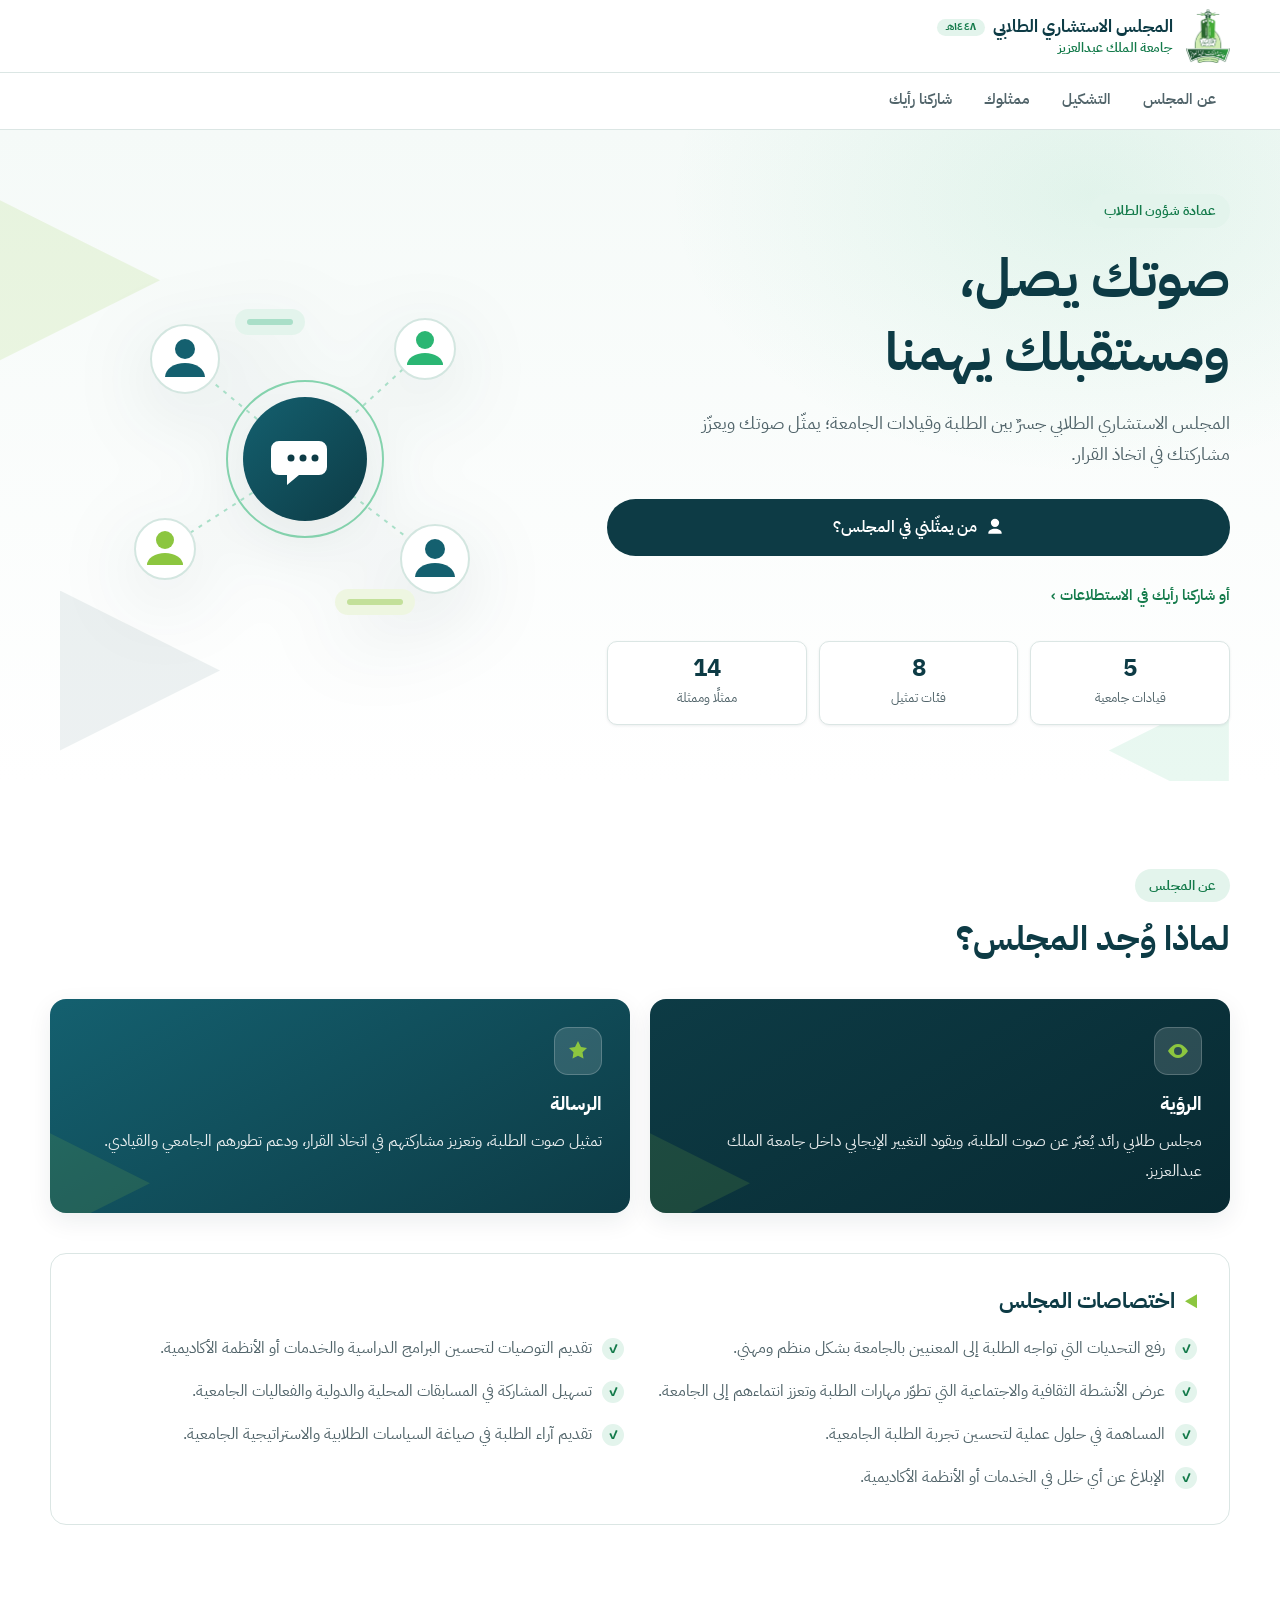
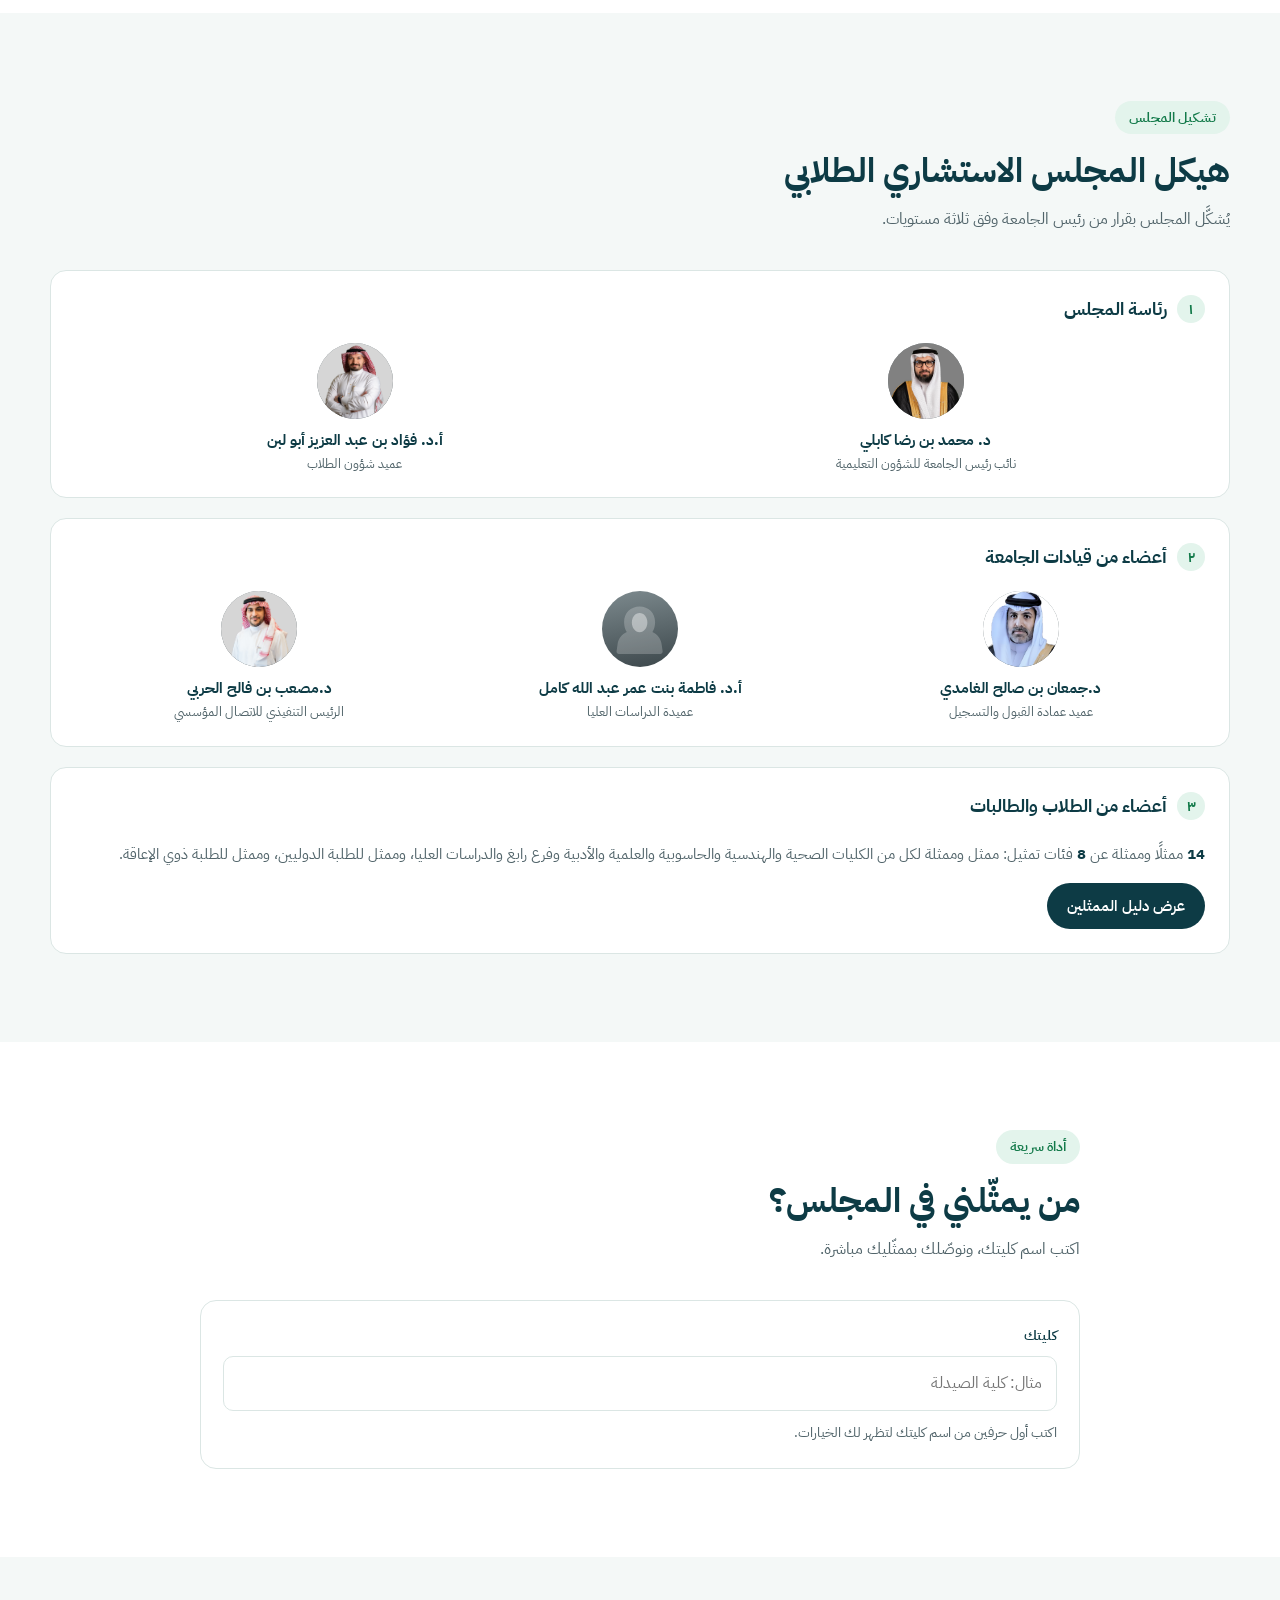
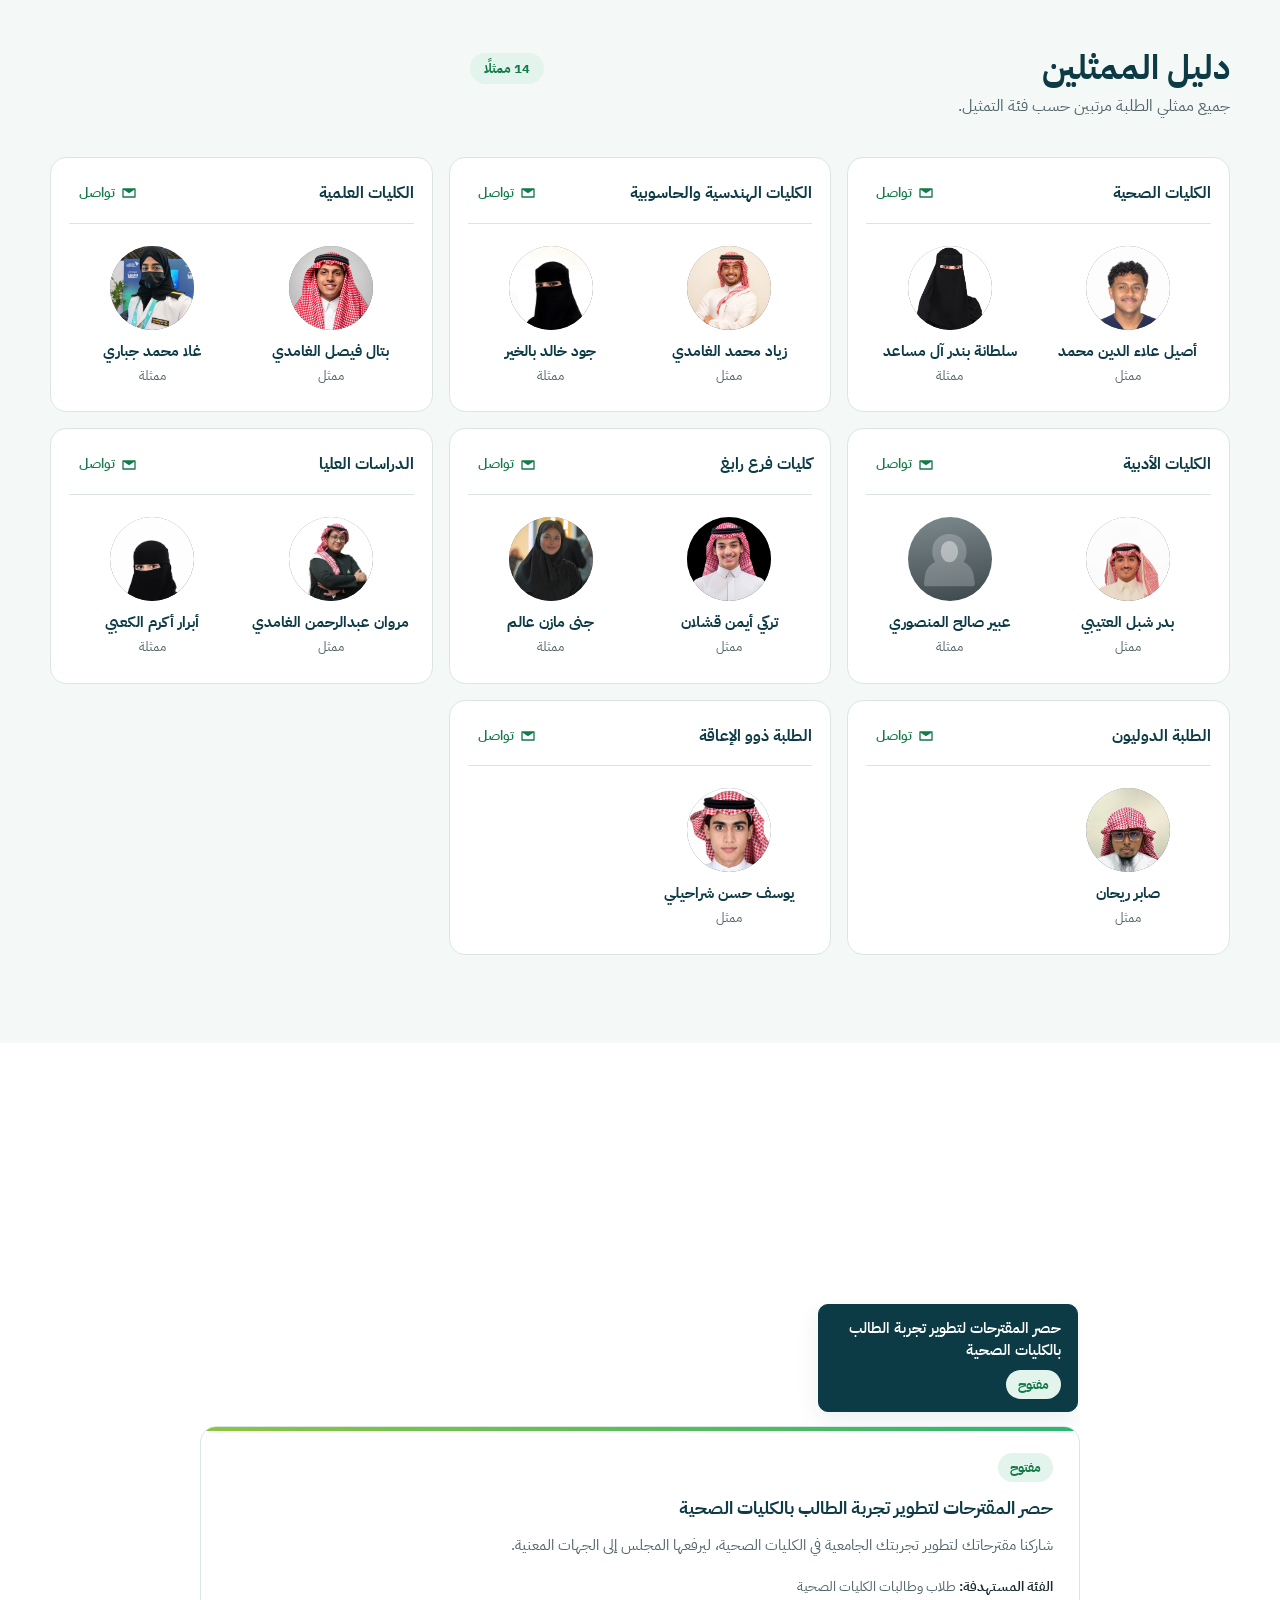
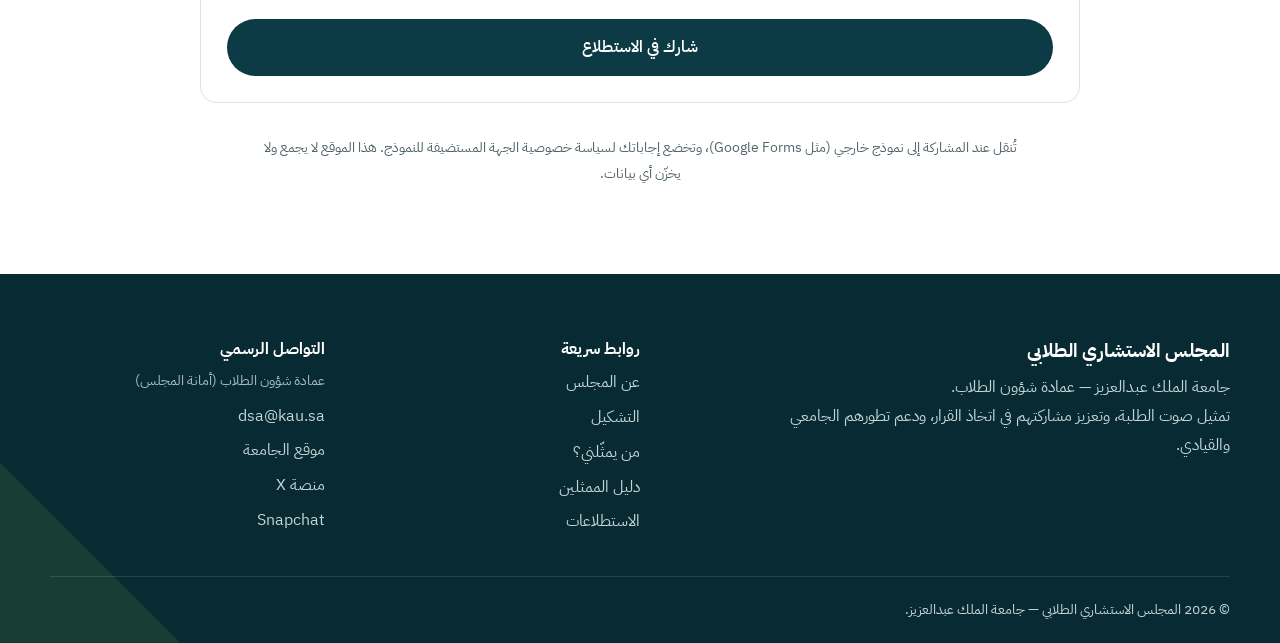
<file: index.html>
<!DOCTYPE html>
<html lang="ar" dir="rtl" class="no-js">
<head>
  <meta charset="UTF-8">
  <meta name="viewport" content="width=device-width, initial-scale=1.0, viewport-fit=cover">
  <title>المجلس الاستشاري الطلابي | جامعة الملك عبدالعزيز</title>
  <meta name="description" content="المجلس الاستشاري الطلابي بجامعة الملك عبدالعزيز: جسر للتواصل الفعّال بين الطلاب وقيادات الجامعة.">
  <meta name="theme-color" content="#0d3b45">

  <!-- الخط: IBM Plex Sans Arabic مع بدائل محلية إذا لم يتوفر الاتصال -->
  <link rel="preconnect" href="https://fonts.googleapis.com">
  <link rel="preconnect" href="https://fonts.gstatic.com" crossorigin>
  <link href="https://fonts.googleapis.com/css2?family=IBM+Plex+Sans+Arabic:wght@400;500;600;700&display=swap" rel="stylesheet">

  <link rel="stylesheet" href="style.css">
</head>
<body>

  <a class="skip-link" href="#main">تخطَّ إلى المحتوى الرئيسي</a>


  <!-- ===================== الشريط العلوي ===================== -->
  <header class="site-header" id="siteHeader">
    <div class="container header-inner">
      <a href="#home" class="brand" aria-label="المجلس الاستشاري الطلابي - الصفحة الرئيسية">
        <!-- يملؤه common.js بشعار الجامعة من COUNCIL_INFO.logo -->
        <span class="brand-mark" id="brandMark" aria-hidden="true"></span>
        <span class="brand-text">
          <strong>المجلس الاستشاري الطلابي <span class="brand-badge">١٤٤٨هـ</span></strong>
          <small>جامعة الملك عبدالعزيز</small>
        </span>
      </a>
    </div>
  </header>

  <!-- التبويبات الأربعة: تلتصق أعلى الشاشة أثناء التمرير -->
  <nav class="main-nav" id="mainNav" aria-label="التنقل الرئيسي">
    <div class="container">
      <ul>
        <li><a href="#about" class="nav-link">عن المجلس</a></li>
        <li><a href="#structure" class="nav-link">التشكيل</a></li>
        <li><a href="#represent" class="nav-link">ممثلوك</a></li>
        <li><a href="#surveys" class="nav-link">شاركنا رأيك</a></li>
      </ul>
    </div>
  </nav>

  <main id="main">

    <!-- ===================== الواجهة الافتتاحية ===================== -->
    <section class="hero" id="home">
      <div class="hero-bg" aria-hidden="true">
        <span class="tri tri-1"></span>
        <span class="tri tri-2"></span>
        <span class="tri tri-3"></span>
      </div>
      <div class="container hero-inner">
        <div class="hero-content reveal">
          <span class="eyebrow">عمادة شؤون الطلاب</span>
          <h1>صوتك يصل،<br>ومستقبلك يهمنا</h1>
          <p class="hero-lead">
            المجلس الاستشاري الطلابي جسرٌ بين الطلبة وقيادات الجامعة؛
            يمثّل صوتك ويعزّز مشاركتك في اتخاذ القرار.
          </p>
          <div class="hero-actions">
            <a href="#represent" class="btn btn-primary btn-block">
              <svg viewBox="0 0 24 24" aria-hidden="true"><path d="M12 12a5 5 0 1 0-5-5 5 5 0 0 0 5 5zm0 2c-4.4 0-8 2.2-8 5v1h16v-1c0-2.8-3.6-5-8-5z"/></svg>
              من يمثّلني في المجلس؟
            </a>
            <a href="#surveys" class="hero-link">أو شاركنا رأيك في الاستطلاعات <span aria-hidden="true">›</span></a>
          </div>

          <!-- مؤشرات مختصرة — تُحسب تلقائيًا من data.js -->
          <ul class="hero-stats" id="heroStats"></ul>
        </div>

        <!-- رسم توضيحي يرمز للحوار والتمثيل الطلابي (بدون صور خارجية) -->
        <div class="hero-visual reveal" aria-hidden="true">
          <svg viewBox="0 0 420 380" class="hero-svg">
            <defs>
              <linearGradient id="g1" x1="0" y1="0" x2="1" y2="1">
                <stop offset="0" stop-color="#14606f"/>
                <stop offset="1" stop-color="#0d3b45"/>
              </linearGradient>
            </defs>
            <g stroke="#a9dfc8" stroke-width="2" stroke-dasharray="4 6" fill="none">
              <path d="M90 90 L210 190"/>
              <path d="M330 80 L210 190"/>
              <path d="M70 280 L210 190"/>
              <path d="M340 290 L210 190"/>
            </g>
            <circle cx="210" cy="190" r="62" fill="url(#g1)"/>
            <circle cx="210" cy="190" r="78" fill="none" stroke="#2bb673" stroke-width="2" opacity=".55"/>
            <path d="M184 172h40a8 8 0 0 1 8 8v18a8 8 0 0 1-8 8h-20l-12 10v-10h-8a8 8 0 0 1-8-8v-18a8 8 0 0 1 8-8z" fill="#fff"/>
            <circle cx="196" cy="189" r="3.5" fill="#0d3b45"/>
            <circle cx="208" cy="189" r="3.5" fill="#0d3b45"/>
            <circle cx="220" cy="189" r="3.5" fill="#0d3b45"/>
            <g class="float-a"><circle cx="90" cy="90" r="34" fill="#fff" stroke="#d3e6e0" stroke-width="2"/><circle cx="90" cy="80" r="10" fill="#14606f"/><path d="M70 108a20 14 0 0 1 40 0z" fill="#14606f"/></g>
            <g class="float-b"><circle cx="330" cy="80" r="30" fill="#fff" stroke="#d3e6e0" stroke-width="2"/><circle cx="330" cy="71" r="9" fill="#2bb673"/><path d="M312 96a18 12 0 0 1 36 0z" fill="#2bb673"/></g>
            <g class="float-b"><circle cx="70" cy="280" r="30" fill="#fff" stroke="#d3e6e0" stroke-width="2"/><circle cx="70" cy="271" r="9" fill="#8cc63f"/><path d="M52 296a18 12 0 0 1 36 0z" fill="#8cc63f"/></g>
            <g class="float-a"><circle cx="340" cy="290" r="34" fill="#fff" stroke="#d3e6e0" stroke-width="2"/><circle cx="340" cy="280" r="10" fill="#14606f"/><path d="M320 308a20 14 0 0 1 40 0z" fill="#14606f"/></g>
            <rect x="140" y="40" width="70" height="26" rx="13" fill="#e3f4ec"/>
            <rect x="152" y="50" width="46" height="6" rx="3" fill="#a9dfc8"/>
            <rect x="240" y="320" width="80" height="26" rx="13" fill="#eef6e1"/>
            <rect x="252" y="330" width="56" height="6" rx="3" fill="#c3e09a"/>
          </svg>
        </div>
      </div>
    </section>

    <!-- ===================== عن المجلس ===================== -->
    <section class="section" id="about">
      <div class="container">
        <header class="section-head reveal">
          <span class="eyebrow">عن المجلس</span>
          <h2>لماذا وُجد المجلس؟</h2>
        </header>

        <div class="vm-grid">
          <article class="vm-card reveal">
            <div class="info-icon" aria-hidden="true">
              <svg viewBox="0 0 24 24"><path d="M12 5C6 5 2 12 2 12s4 7 10 7 10-7 10-7-4-7-10-7zm0 11a4 4 0 1 1 0-8 4 4 0 0 1 0 8z"/></svg>
            </div>
            <h3>الرؤية</h3>
            <p>مجلس طلابي رائد يُعبّر عن صوت الطلبة، ويقود التغيير الإيجابي داخل جامعة الملك عبدالعزيز.</p>
          </article>
          <article class="vm-card vm-card-dark reveal">
            <div class="info-icon" aria-hidden="true">
              <svg viewBox="0 0 24 24"><path d="M12 2l3 6 6 .9-4.5 4.3 1 6.3L12 16.8 6.5 19.5l1-6.3L3 8.9 9 8z"/></svg>
            </div>
            <h3>الرسالة</h3>
            <p>تمثيل صوت الطلبة، وتعزيز مشاركتهم في اتخاذ القرار، ودعم تطورهم الجامعي والقيادي.</p>
          </article>
        </div>

        <div class="panel-wide reveal">
          <h3 class="block-title">اختصاصات المجلس</h3>
          <ul class="check-list">
            <li>رفع التحديات التي تواجه الطلبة إلى المعنيين بالجامعة بشكل منظم ومهني.</li>
            <li>تقديم التوصيات لتحسين البرامج الدراسية والخدمات أو الأنظمة الأكاديمية.</li>
            <li>عرض الأنشطة الثقافية والاجتماعية التي تطوّر مهارات الطلبة وتعزز انتماءهم إلى الجامعة.</li>
            <li>تسهيل المشاركة في المسابقات المحلية والدولية والفعاليات الجامعية.</li>
            <li>المساهمة في حلول عملية لتحسين تجربة الطلبة الجامعية.</li>
            <li>تقديم آراء الطلبة في صياغة السياسات الطلابية والاستراتيجية الجامعية.</li>
            <li>الإبلاغ عن أي خلل في الخدمات أو الأنظمة الأكاديمية.</li>
          </ul>
        </div>
      </div>
    </section>

    <!-- ===================== تشكيل المجلس: ثلاثة مستويات ===================== -->
    <section class="section section-alt" id="structure">
      <div class="container">
        <header class="section-head reveal">
          <span class="eyebrow">تشكيل المجلس</span>
          <h2>هيكل المجلس الاستشاري الطلابي</h2>
          <p>يُشكَّل المجلس بقرار من رئيس الجامعة وفق ثلاثة مستويات.</p>
        </header>

        <!-- تُعبّأ المستويات تلقائيًا من LEADERSHIP في data.js -->
        <div class="levels reveal">
          <section class="level">
            <h3 class="level-title"><span class="level-num">١</span> رئاسة المجلس</h3>
            <div class="people" id="levelChair"></div>
          </section>

          <section class="level">
            <h3 class="level-title"><span class="level-num">٢</span> أعضاء من قيادات الجامعة</h3>
            <div class="people" id="levelLeaders"></div>
          </section>

          <section class="level">
            <h3 class="level-title"><span class="level-num">٣</span> أعضاء من الطلاب والطالبات</h3>
            <div class="level-summary" id="levelStudents"></div>
          </section>
        </div>
      </div>
    </section>

    <!-- ===================== من يمثّلني؟ ===================== -->
    <section class="section" id="represent">
      <div class="container narrow">
        <header class="section-head reveal">
          <span class="eyebrow">أداة سريعة</span>
          <h2>من يمثّلني في المجلس؟</h2>
          <p>اكتب اسم كليتك، ونوصّلك بممثّليك مباشرة.</p>
        </header>

        <div class="finder reveal">
          <label for="collegeInput">كليتك</label>
          <div class="finder-field">
            <input type="search" id="collegeInput" placeholder="مثال: كلية الصيدلة"
                   autocomplete="off" role="combobox" aria-expanded="false"
                   aria-controls="collegeOptions" aria-autocomplete="list">
            <button type="button" class="finder-clear" id="collegeClear" aria-label="مسح" hidden>&times;</button>
          </div>
          <ul class="finder-options" id="collegeOptions" role="listbox" aria-label="الكليات" hidden></ul>
          <p class="finder-hint" id="finderHint">اكتب أول حرفين من اسم كليتك لتظهر لك الخيارات.</p>
        </div>

        <div class="finder-results" id="finderResults" aria-live="polite"></div>
      </div>
    </section>

    <!-- ===================== دليل الممثلين ===================== -->
    <section class="section section-alt" id="directory">
      <div class="container">
        <header class="section-head reveal">
          <div class="head-row">
            <h2>دليل الممثلين</h2>
            <span class="count-pill" id="directoryCount"></span>
          </div>
          <p>جميع ممثلي الطلبة مرتبين حسب فئة التمثيل.</p>
        </header>

        <div class="directory reveal" id="directoryList"></div>
      </div>
    </section>

    <!-- ===================== الاستطلاعات ===================== -->
    <section class="section" id="surveys">
      <div class="container narrow">
        <header class="section-head reveal">
          <span class="eyebrow">المشاركة الطلابية</span>
          <h2>صوتك يصنع الفرق</h2>
          <p>اختر الاستطلاع لعرض تفاصيله والمشاركة فيه.</p>
        </header>

        <!-- شريط أفقي: كل استطلاع تبويب يحمل حالته -->
        <div class="survey-strip" id="surveyStrip" role="tablist" aria-label="الاستطلاعات"></div>
        <div class="survey-panel" id="surveyPanel"></div>

        <div class="empty-state" id="surveysEmpty" hidden>
          <p>لا توجد استطلاعات منشورة حاليًا. تابع إعلانات المجلس قريبًا.</p>
        </div>

        <p class="privacy-note">
          تُنقل عند المشاركة إلى نموذج خارجي (مثل Google Forms)، وتخضع إجاباتك لسياسة خصوصية
          الجهة المستضيفة للنموذج. هذا الموقع لا يجمع ولا يخزّن أي بيانات.
        </p>
      </div>
    </section>

  </main>

  <!-- ===================== التذييل ===================== -->
  <footer class="site-footer">
    <div class="container footer-grid">
      <div class="footer-about">
        <h3>المجلس الاستشاري الطلابي</h3>
        <p>جامعة الملك عبدالعزيز — عمادة شؤون الطلاب.<br>تمثيل صوت الطلبة، وتعزيز مشاركتهم في اتخاذ القرار، ودعم تطورهم الجامعي والقيادي.</p>
      </div>

      <div>
        <h4>روابط سريعة</h4>
        <ul class="footer-links">
          <li><a href="#about">عن المجلس</a></li>
          <li><a href="#structure">التشكيل</a></li>
          <li><a href="#represent">من يمثّلني؟</a></li>
          <li><a href="#directory">دليل الممثلين</a></li>
          <li><a href="#surveys">الاستطلاعات</a></li>
        </ul>
      </div>

      <div>
        <h4>التواصل الرسمي</h4>
        <p class="footer-small">عمادة شؤون الطلاب (أمانة المجلس)</p>
        <ul class="footer-links" id="officialContacts"></ul>
      </div>
    </div>

    <div class="container footer-bottom">
      <p>© <span id="year"></span> المجلس الاستشاري الطلابي — جامعة الملك عبدالعزيز.</p>
    </div>
  </footer>

  <!-- نافذة تنبيه عامة -->
  <div class="modal" id="modal" hidden>
    <div class="modal-backdrop" data-close></div>
    <div class="modal-box" role="dialog" aria-modal="true" aria-labelledby="modalTitle">
      <h3 id="modalTitle">تنبيه</h3>
      <p id="modalText"></p>
      <button type="button" class="btn btn-primary" data-close>حسنًا</button>
    </div>
  </div>

  <!-- نافذة مراسلة الممثل -->
  <div class="modal" id="contactModal" hidden>
    <div class="modal-backdrop" data-close></div>
    <div class="modal-box modal-contact" role="dialog" aria-modal="true" aria-labelledby="cmName">
      <button type="button" class="modal-x" data-close aria-label="إغلاق">&times;</button>
      <div class="cm-avatar" id="cmAvatar" aria-hidden="true"></div>
      <h3 id="cmName"></h3>
      <p class="cm-role" id="cmRole"></p>
      <div class="cm-email-row">
        <code id="cmEmail"></code>
        <button type="button" class="btn btn-ghost btn-sm" id="cmCopy">نسخ البريد</button>
      </div>
      <p class="cm-copied" id="cmCopied" role="status" aria-live="polite"></p>
      <div class="cm-actions" id="cmActions"></div>
    </div>
  </div>

  <a href="#home" class="back-to-top" id="backToTop" aria-label="العودة إلى الأعلى">↑</a>

  <!-- ترتيب التحميل مهم: البيانات أولًا ثم التفاعلات -->
  <script src="data.js"></script>
  <script src="common.js"></script>
  <script src="script.js"></script>
</body>
</html>
</file>
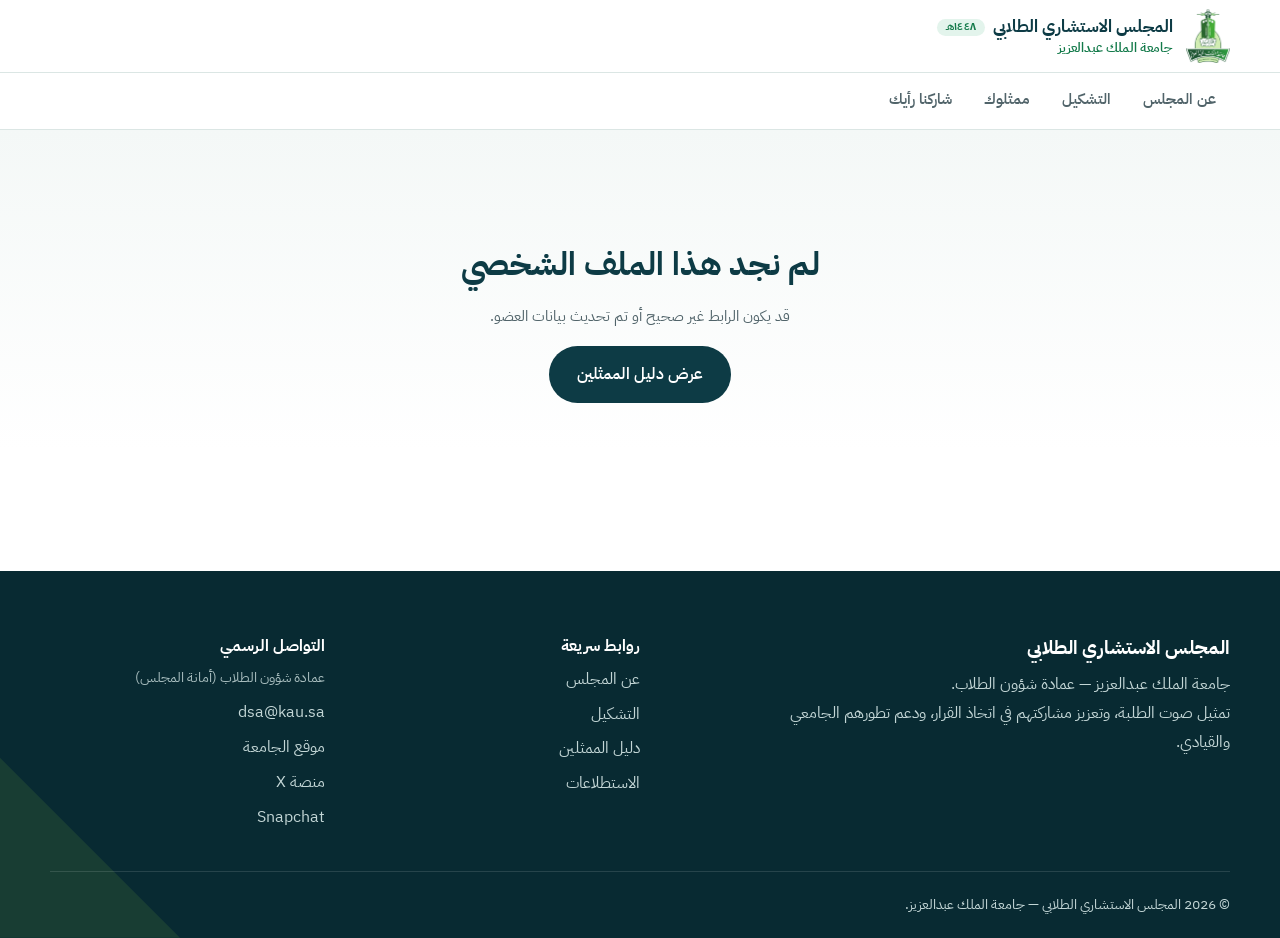
<file: profile.html>
<!DOCTYPE html>
<html lang="ar" dir="rtl" class="no-js">
<head>
  <meta charset="UTF-8">
  <meta name="viewport" content="width=device-width, initial-scale=1.0">
  <title>الملف الشخصي | المجلس الاستشاري الطلابي</title>
  <meta name="description" content="الملف الشخصي لأعضاء المجلس الاستشاري الطلابي بجامعة الملك عبدالعزيز.">
  <meta name="theme-color" content="#0d3b45">

  <!-- الخط: IBM Plex Sans Arabic مع بدائل محلية إذا لم يتوفر الاتصال -->
  <link rel="preconnect" href="https://fonts.googleapis.com">
  <link rel="preconnect" href="https://fonts.gstatic.com" crossorigin>
  <link href="https://fonts.googleapis.com/css2?family=IBM+Plex+Sans+Arabic:wght@400;500;600;700&display=swap" rel="stylesheet">

  <link rel="stylesheet" href="style.css">
</head>
<body>

  <a class="skip-link" href="#main">تخطَّ إلى المحتوى الرئيسي</a>


  <!-- ===================== الشريط العلوي ===================== -->
  <header class="site-header" id="siteHeader">
    <div class="container header-inner">
      <a href="index.html" class="brand" aria-label="المجلس الاستشاري الطلابي - الصفحة الرئيسية">
        <!-- يملؤه common.js بشعار الجامعة من COUNCIL_INFO.logo -->
        <span class="brand-mark" id="brandMark" aria-hidden="true"></span>
        <span class="brand-text">
          <strong>المجلس الاستشاري الطلابي <span class="brand-badge">١٤٤٨هـ</span></strong>
          <small>جامعة الملك عبدالعزيز</small>
        </span>
      </a>
    </div>
  </header>

  <nav class="main-nav" id="mainNav" aria-label="التنقل الرئيسي">
    <div class="container">
      <ul>
        <li><a href="index.html#about" class="nav-link">عن المجلس</a></li>
        <li><a href="index.html#structure" class="nav-link">التشكيل</a></li>
        <li><a href="index.html#represent" class="nav-link">ممثلوك</a></li>
        <li><a href="index.html#surveys" class="nav-link">شاركنا رأيك</a></li>
      </ul>
    </div>
  </nav>

  <main id="main" class="profile-page">
    <!-- يُعبّأ تلقائيًا من data.js حسب الرابط، مثال: profile.html?id=ziyad -->
    <div class="container" id="profile"></div>
  </main>

  <!-- ===================== التذييل ===================== -->
  <footer class="site-footer">
    <div class="container footer-grid">
      <div class="footer-about">
        <h3>المجلس الاستشاري الطلابي</h3>
        <p>جامعة الملك عبدالعزيز — عمادة شؤون الطلاب.<br>تمثيل صوت الطلبة، وتعزيز مشاركتهم في اتخاذ القرار، ودعم تطورهم الجامعي والقيادي.</p>
      </div>

      <div>
        <h4>روابط سريعة</h4>
        <ul class="footer-links">
          <li><a href="index.html#about">عن المجلس</a></li>
          <li><a href="index.html#structure">التشكيل</a></li>
          <li><a href="index.html#directory">دليل الممثلين</a></li>
          <li><a href="index.html#surveys">الاستطلاعات</a></li>
        </ul>
      </div>

      <div>
        <h4>التواصل الرسمي</h4>
        <p class="footer-small">عمادة شؤون الطلاب (أمانة المجلس)</p>
        <ul class="footer-links" id="officialContacts"></ul>
      </div>
    </div>

    <div class="container footer-bottom">
      <p>© <span id="year"></span> المجلس الاستشاري الطلابي — جامعة الملك عبدالعزيز.</p>
    </div>
  </footer>

  <!-- ترتيب التحميل مهم: البيانات أولًا ثم التفاعلات -->
  <script src="data.js"></script>
  <script src="common.js"></script>
  <script src="profile.js"></script>
</body>
</html>
</file>
<file: style.css>
/* =========================================================
   style.css — تنسيقات موقع المجلس الاستشاري الطلابي
   الألوان مستوحاة من الهوية البصرية لدليل المجلس (عمادة شؤون الطلاب)
   ========================================================= */

/* ---------- 1. المتغيرات (الألوان والخطوط) ---------- */
:root {
  --primary: #0d3b45;        /* الأزرق المخضر الداكن */
  --primary-dark: #082a32;
  --primary-light: #14606f;
  --primary-soft: #e6f0f1;
  --green: #2bb673;          /* الأخضر (للزخرفة) */
  --green-dark: #137a4a;     /* أخضر بتباين كافٍ للنصوص */
  --green-soft: #e3f4ec;
  --lime: #8cc63f;           /* الأخضر الفاتح (للزخرفة) */
  --mint: #a9dfc8;

  --bg: #ffffff;
  --bg-alt: #f4f8f7;
  --text: #17282d;
  --text-muted: #51646a;
  --border: #dbe6e4;

  --warning: #8a5a00;
  --warning-soft: #fdf1d8;
  --danger: #a33a3a;
  --danger-soft: #f7e6e6;

  --radius: 16px;
  --radius-sm: 10px;
  --shadow-sm: 0 1px 3px rgba(8, 42, 50, .08);
  --shadow: 0 8px 24px rgba(8, 42, 50, .08);
  --shadow-lg: 0 16px 40px rgba(8, 42, 50, .16);

  --font: "IBM Plex Sans Arabic", "Segoe UI", Tahoma, "Noto Sans Arabic", Arial, sans-serif;
  --header-h: 72px;
  --ease: cubic-bezier(.2, .7, .2, 1);
}

/* ---------- 2. أساسيات ---------- */
*, *::before, *::after { box-sizing: border-box; }

html { scroll-behavior: smooth; scroll-padding-top: 62px; }

body {
  margin: 0;
  font-family: var(--font);
  font-size: 1rem;
  line-height: 1.8;
  color: var(--text);
  background: var(--bg);
  -webkit-font-smoothing: antialiased;
}

img { max-width: 100%; display: block; }
a { color: var(--primary-light); }
h1, h2, h3, h4 { line-height: 1.4; margin: 0 0 .5em; color: var(--primary); }
p { margin: 0 0 1em; }

.container { width: min(1180px, 100% - 32px); margin-inline: auto; }
.container.narrow { width: min(880px, 100% - 32px); }

:focus-visible { outline: 3px solid var(--green); outline-offset: 3px; border-radius: 4px; }

.skip-link {
  position: absolute; top: -60px; right: 16px; z-index: 200;
  background: var(--primary); color: #fff; padding: 10px 16px; border-radius: 8px;
  text-decoration: none; transition: top .2s;
}
.skip-link:focus { top: 12px; }

.muted { color: var(--text-muted); font-size: .95rem; }
.small { font-size: .88rem; }

/* ---------- 3. الأزرار ---------- */
.btn {
  display: inline-flex; align-items: center; justify-content: center; gap: 8px;
  padding: 12px 26px; border-radius: 999px; border: 2px solid transparent;
  font: inherit; font-weight: 600; font-size: 1rem; text-decoration: none;
  cursor: pointer; transition: transform .2s var(--ease), box-shadow .2s, background .2s, color .2s, border-color .2s;
}
.btn:active { transform: scale(.97); }
.btn-primary { background: var(--primary); color: #fff; }
.btn-primary:hover { background: var(--primary-light); box-shadow: var(--shadow); transform: translateY(-2px); }
.btn-outline { border-color: var(--primary); color: var(--primary); background: transparent; }
.btn-outline:hover { background: var(--primary); color: #fff; transform: translateY(-2px); }
.btn-ghost { background: var(--bg); border-color: var(--border); color: var(--text); }
.btn-ghost:hover { border-color: var(--primary); color: var(--primary); }
.btn-sm { padding: 8px 18px; font-size: .92rem; }
.btn-block { width: 100%; }
.btn[disabled] { background: #e4e9eb; color: #66767c; border-color: transparent; cursor: not-allowed; box-shadow: none; transform: none; }

/* ---------- 4. الترويسة والتبويبات ---------- */
.site-header { background: #fff; }
.header-inner { display: flex; align-items: center; justify-content: space-between; height: var(--header-h); gap: 16px; }

.brand { display: flex; align-items: center; gap: 12px; text-decoration: none; color: var(--primary); flex-shrink: 0; }
/* المساحة محجوزة مسبقًا بأبعاد الشعار (179×218) حتى لا يرتجّ الهيدر أثناء تحميله */
.brand-mark { display: inline-flex; color: var(--primary); min-width: 45px; min-height: 54px; }
.brand-mark img { height: 54px; width: auto; }
.brand-text { display: flex; flex-direction: column; line-height: 1.35; }
.brand-text strong { font-size: 1.05rem; color: var(--primary); display: flex; align-items: center; gap: 8px; flex-wrap: wrap; }
.brand-text small { font-size: .8rem; color: var(--green-dark); font-weight: 600; }
.brand-badge {
  padding: 1px 9px; border-radius: 999px; background: var(--green-soft);
  color: var(--green-dark); font-size: .68rem; font-weight: 700; letter-spacing: .02em;
}

/* التبويبات: تلتصق أعلى الشاشة بعد تمرير الترويسة */
.main-nav {
  position: sticky; top: 0; z-index: 100;
  background: rgba(255, 255, 255, .96);
  backdrop-filter: saturate(160%) blur(10px);
  -webkit-backdrop-filter: saturate(160%) blur(10px);
  border-block: 1px solid var(--border);
}
.main-nav ul {
  display: flex; list-style: none; margin: 0; padding: 0; gap: 4px;
  overflow-x: auto; scrollbar-width: none;
}
.main-nav ul::-webkit-scrollbar { display: none; }
.nav-link {
  display: block; white-space: nowrap; padding: 13px 14px;
  color: var(--text-muted); text-decoration: none; font-weight: 600; font-size: .95rem;
  border-bottom: 3px solid transparent; transition: color .2s, border-color .2s;
}
.nav-link:hover { color: var(--primary); }
.nav-link.is-active { color: var(--green-dark); border-bottom-color: var(--green); }

/* ---------- 5. الواجهة الرئيسية ---------- */
.hero { position: relative; overflow: hidden; padding: 64px 0 56px; isolation: isolate; }
.hero-bg {
  position: absolute; inset: 0; z-index: -1;
  background:
    radial-gradient(600px 400px at 85% 10%, rgba(43, 182, 115, .10), transparent 70%),
    linear-gradient(180deg, #f5faf8 0%, #ffffff 100%);
}
/* المثلثات: عنصر مستوحى من هوية الدليل */
.tri { position: absolute; display: block; }
.tri-1 { width: 220px; height: 220px; left: -60px; top: 40px; background: var(--lime); opacity: .14; clip-path: polygon(0 0, 100% 50%, 0 100%); }
.tri-2 { width: 160px; height: 160px; left: 60px; bottom: 30px; background: var(--primary); opacity: .07; clip-path: polygon(0 0, 100% 50%, 0 100%); }
.tri-3 { width: 120px; height: 120px; right: 4%; bottom: -30px; background: var(--green); opacity: .10; clip-path: polygon(100% 0, 0 50%, 100% 100%); }

.hero-inner { display: grid; grid-template-columns: 1.1fr .9fr; align-items: center; gap: 48px; }

.eyebrow {
  display: inline-block; padding: 4px 14px; margin-bottom: 14px; border-radius: 999px;
  background: var(--green-soft); color: var(--green-dark); font-weight: 600; font-size: .88rem;
}
.hero h1 { font-size: clamp(2rem, 4.6vw, 3.3rem); font-weight: 700; margin-bottom: 18px; }
.hero .highlight { color: var(--green-dark); }
.hero-lead { font-size: 1.1rem; color: var(--text-muted); max-width: 580px; }
.hero-actions { display: flex; flex-wrap: wrap; gap: 12px; margin-top: 28px; }

.hero-visual { display: flex; justify-content: center; }
.hero-svg { width: 100%; max-width: 420px; height: auto; filter: drop-shadow(0 20px 40px rgba(8, 42, 50, .12)); }
.float-a { animation: floatY 6s ease-in-out infinite; }
.float-b { animation: floatY 7s ease-in-out infinite reverse; }
@keyframes floatY { 0%, 100% { transform: translateY(0); } 50% { transform: translateY(-8px); } }

/* ---------- 6. الأقسام العامة ---------- */
.section { padding: 88px 0; }
.section-alt { background: var(--bg-alt); }
.section-head { max-width: 760px; margin: 0 0 36px; }
.section-head h2 { font-size: clamp(1.5rem, 3vw, 2.1rem); margin-bottom: .3em; }
.section-head p { color: var(--text-muted); font-size: 1rem; margin: 0; }
/* صف العنوان مع شارة العدد */
.head-row { display: flex; align-items: center; justify-content: space-between; gap: 12px; }
.head-row h2 { margin-bottom: 0; }
.count-pill {
  flex-shrink: 0; padding: 4px 14px; border-radius: 999px;
  background: var(--green-soft); color: var(--green-dark); font-size: .82rem; font-weight: 700;
}
.block-title { font-size: 1.35rem; margin-bottom: 18px; display: flex; align-items: center; gap: 10px; }
.block-title::before { content: ""; width: 12px; height: 14px; background: var(--lime); clip-path: polygon(100% 0, 0 50%, 100% 100%); }

.info-icon {
  width: 48px; height: 48px; border-radius: 14px; display: grid; place-items: center;
  background: var(--green-soft); margin-bottom: 16px;
}
.info-icon svg { width: 24px; height: 24px; fill: var(--green-dark); }

/* القوائم */
.check-list { list-style: none; padding: 0; margin: 0; display: grid; grid-template-columns: repeat(2, 1fr); gap: 14px 32px; color: var(--text-muted); }
.check-list li { position: relative; padding-right: 32px; }
.check-list li::before {
  content: "✓"; position: absolute; right: 0; top: 4px; width: 22px; height: 22px; border-radius: 50%;
  background: var(--green-soft); color: var(--green-dark); font-size: .78rem; display: grid; place-items: center; font-weight: 700;
}

/* الرؤية والرسالة: بطاقتان داكنتان مستقلتان */
.vm-grid { display: grid; grid-template-columns: repeat(2, 1fr); gap: 20px; margin-bottom: 40px; }

.vm-card {
  position: relative; overflow: hidden; padding: 28px; border-radius: var(--radius);
  background: linear-gradient(150deg, var(--primary) 0%, var(--primary-dark) 100%);
  box-shadow: var(--shadow);
  transition: transform .3s var(--ease), box-shadow .3s;
}
.vm-card::after {
  content: ""; position: absolute; left: -40px; bottom: -40px; width: 140px; height: 140px;
  background: var(--lime); opacity: .14; clip-path: polygon(0 0, 100% 50%, 0 100%);
}
.vm-card-dark { background: linear-gradient(150deg, var(--primary-light) 0%, var(--primary) 100%); }
.vm-card:hover { transform: translateY(-4px); box-shadow: var(--shadow-lg); }
.vm-card h3 { color: #fff; position: relative; }
.vm-card p { font-size: 1.02rem; color: rgba(255, 255, 255, .9); margin: 0; position: relative; }
.vm-card .info-icon { background: rgba(255, 255, 255, .14); border: 1px solid rgba(255, 255, 255, .2); position: relative; }
.vm-card .info-icon svg { fill: var(--lime); }


.panel-wide { background: #fff; border: 1px solid var(--border); border-radius: var(--radius); padding: 32px; }

/* ---------- 8. بطاقات الصور (القيادات والممثلون) ---------- */
.portrait {
  position: relative; overflow: hidden; aspect-ratio: 3 / 4; border-radius: var(--radius);
  background: linear-gradient(170deg, #7d8a8e 0%, #3c474b 100%);
}
.portrait img {
  position: absolute; inset: 0; width: 100%; height: 100%;
  object-fit: cover; object-position: top center;
  transition: transform .6s var(--ease);
}
.portrait-fallback { position: absolute; inset: 0 0 25% 0; display: grid; place-items: center; }
.portrait-fallback svg { width: 38%; height: auto; fill: rgba(255, 255, 255, .35); }
/* رمز العضوة المحجبة: رسمته تملأ مساحة أكبر فيحتاج حجمًا أكبر ليتوازن مع الرمز العام */
.portrait-fallback.is-hijab svg { width: 50%; }
.portrait-label {
  position: absolute; top: 14px; right: 14px; z-index: 1;
  padding: 3px 12px; border-radius: 999px; font-size: .8rem; font-weight: 700;
  background: rgba(255, 255, 255, .92); color: var(--primary);
}
.portrait-text {
  position: absolute; inset: auto 0 0 0; padding: 70px 20px 18px; text-align: right;
  background: linear-gradient(to top, rgba(8, 20, 24, .88) 0%, rgba(8, 20, 24, .55) 55%, transparent 100%);
}
.portrait-text h3 { color: #fff; font-size: 1.2rem; margin: 0 0 2px; line-height: 1.45; }
.portrait-text h3.is-pending { color: rgba(255, 255, 255, .75); font-weight: 500; font-size: 1.05rem; }
.portrait-text p { color: rgba(255, 255, 255, .88); font-size: .9rem; margin: 0; line-height: 1.6; }
.portrait-text .portrait-sub { color: rgba(255, 255, 255, .7); font-size: .84rem; }
/* الخط الأخضر الصغير أسفل النص */
.portrait-text::after {
  content: ""; display: block; width: 56px; height: 2px; margin: 12px auto 0 0; background: var(--green);
}
.portrait.is-bare .portrait-fallback { inset: 0; }

/* «عرض الملف ←»: تظهر عند تمرير الماوس، ودائمًا في الجوال */
.portrait-cta {
  display: inline-block; margin-top: 10px; padding: 4px 12px; border-radius: 999px;
  background: var(--green); color: #fff; font-size: .8rem; font-weight: 700;
  opacity: 0; transform: translateY(6px); transition: opacity .3s, transform .3s var(--ease);
}
.is-link:hover .portrait-cta, .is-link:focus-visible .portrait-cta { opacity: 1; transform: none; }
@media (hover: none) { .portrait-cta { opacity: 1; transform: none; } }

/* البطاقات القابلة للضغط */
.is-link { display: block; color: inherit; text-decoration: none; cursor: pointer; }
.is-link:focus-visible { outline: 3px solid var(--green); outline-offset: 4px; }
.is-link:hover .portrait img { transform: scale(1.07); }

/* ---------- 9. الهيكل ---------- */
.org { display: grid; gap: 32px; }
.org > *:not(:last-child) { position: relative; }
.org > *:not(:last-child)::after {
  content: ""; position: absolute; bottom: -32px; left: 50%; width: 2px; height: 32px; background: var(--mint);
}
.org-row { display: flex; justify-content: center; }
.org-card {
  width: 100%; max-width: 300px; border-radius: var(--radius); box-shadow: var(--shadow);
  transition: transform .3s var(--ease), box-shadow .3s;
}
.org-card:hover { transform: translateY(-4px); box-shadow: var(--shadow-lg); }
.org-top { max-width: 340px; outline: 3px solid var(--green); outline-offset: 4px; }
.org-top .portrait-label { background: var(--green); color: #fff; }

/* أعضاء القيادات */
.org-group { text-align: center; }
.org-group-title {
  display: inline-block; margin-bottom: 18px; padding: 4px 16px; border-radius: 999px;
  background: var(--green-soft); color: var(--green-dark); font-weight: 700; font-size: .92rem;
}
.org-grid { display: grid; grid-template-columns: repeat(auto-fit, minmax(220px, 260px)); justify-content: center; gap: 20px; }
.org-grid .org-card { max-width: none; }

/* خانة الطلاب */
.org-students {
  max-width: 640px; background: #fff; border: 2px solid var(--lime); padding: 28px; text-align: center; box-shadow: none;
}
.org-students:hover { box-shadow: var(--shadow); }
.org-label { display: block; font-size: .85rem; font-weight: 700; color: var(--green-dark); margin-bottom: 14px; }
.seat-list { list-style: none; padding: 0; margin: 0; display: grid; gap: 6px; }
.seat-list li { background: var(--bg-alt); border-radius: var(--radius-sm); padding: 8px 12px; font-size: .95rem; }
.org-students .btn { margin-top: 16px; }

/* ---------- 10. الأعضاء ---------- */
.filters {
  display: grid; grid-template-columns: 2fr 1.4fr auto; gap: 16px; align-items: end;
  background: #fff; padding: 20px; border-radius: var(--radius); border: 1px solid var(--border);
}
.field label { display: block; font-weight: 600; font-size: .9rem; margin-bottom: 6px; color: var(--primary); }
input[type="search"], select {
  width: 100%; padding: 12px 14px; font: inherit; color: var(--text);
  border: 1px solid var(--border); border-radius: var(--radius-sm); background: #fff;
  transition: border-color .2s, box-shadow .2s;
}
input[type="search"]:focus, select:focus { outline: none; border-color: var(--green); box-shadow: 0 0 0 4px rgba(43, 182, 115, .18); }

.results-count { margin: 18px 0 14px; color: var(--text-muted); font-size: .92rem; }

.members-grid { display: grid; grid-template-columns: repeat(auto-fill, minmax(220px, 1fr)); gap: 22px; }

.member-card {
  background: #fff; border: 1px solid var(--border); border-radius: var(--radius); overflow: hidden;
  display: flex; flex-direction: column;
  transition: transform .3s var(--ease), box-shadow .3s;
  animation: fadeUp .4s var(--ease) both;
}
.member-card:hover { transform: translateY(-4px); box-shadow: var(--shadow); }
.member-card .portrait { border-radius: 0; }

.contact-btn {
  flex: 1 1 0; min-width: 88px; display: inline-flex; align-items: center; justify-content: center; gap: 6px;
  padding: 9px 12px; border-radius: var(--radius-sm); font-size: .9rem; font-weight: 600; text-decoration: none;
  border: 1px solid var(--border); color: var(--primary); background: #fff; transition: background .2s, color .2s, border-color .2s;
}
.contact-btn svg { width: 16px; height: 16px; fill: currentColor; }
.contact-btn:hover { background: var(--primary); color: #fff; border-color: var(--primary); }
.contact-btn.whatsapp { color: #12784a; }
.contact-btn.whatsapp:hover { background: #12784a; color: #fff; border-color: #12784a; }

.empty-state { text-align: center; padding: 40px 20px; color: var(--text-muted); background: #fff; border: 1px dashed var(--border); border-radius: var(--radius); }
.empty-state p { margin: 0; }

/* ---------- 11. الاستبيانات ---------- */
.survey-tabs { display: flex; justify-content: center; gap: 8px; margin-bottom: 32px; flex-wrap: wrap; }
.tab {
  font: inherit; font-weight: 600; padding: 8px 22px; border-radius: 999px; cursor: pointer;
  border: 1px solid var(--border); background: #fff; color: var(--text-muted); transition: all .2s;
}
.tab:hover { border-color: var(--primary); color: var(--primary); }
.tab.is-active { background: var(--primary); border-color: var(--primary); color: #fff; }

.surveys-grid { display: grid; grid-template-columns: repeat(auto-fill, minmax(300px, 1fr)); gap: 22px; }
.survey-card {
  background: #fff; border: 1px solid var(--border); border-radius: var(--radius); padding: 26px;
  display: flex; flex-direction: column; position: relative; overflow: hidden;
  transition: transform .3s var(--ease), box-shadow .3s;
  animation: fadeUp .4s var(--ease) both;
}
.survey-card::before { content: ""; position: absolute; top: 0; right: 0; left: 0; height: 4px; background: linear-gradient(90deg, var(--lime), var(--green)); }
.survey-card.is-closed::before { background: #b9c4c8; }
.survey-card:hover { transform: translateY(-4px); box-shadow: var(--shadow); }
.survey-top { display: flex; justify-content: space-between; align-items: center; margin-bottom: 14px; }
.status { font-size: .8rem; font-weight: 700; padding: 3px 12px; border-radius: 999px; }
.status-open { background: var(--green-soft); color: var(--green-dark); }
.status-closed { background: var(--danger-soft); color: var(--danger); }
.survey-card h3 { font-size: 1.15rem; }
.survey-card p { color: var(--text-muted); font-size: .96rem; }
.survey-meta { list-style: none; padding: 0; margin: 0 0 20px; font-size: .9rem; color: var(--text-muted); display: grid; gap: 4px; }
.survey-meta strong { color: var(--text); font-weight: 600; }
.survey-card .btn { margin-top: auto; }

.privacy-note { margin: 32px auto 0; max-width: 760px; text-align: center; font-size: .88rem; color: var(--text-muted); }

/* ---------- 13. التذييل ---------- */
.site-footer { position: relative; overflow: hidden; background: var(--primary-dark); color: #c3d6d6; padding: 64px 0 0; }
.site-footer::before {
  content: ""; position: absolute; left: 0; bottom: 0; width: 180px; height: 180px;
  background: var(--lime); opacity: .12; clip-path: polygon(0 0, 100% 100%, 0 100%);
}
.site-footer h3, .site-footer h4 { color: #fff; }
.footer-grid { display: grid; grid-template-columns: 2fr 1fr 1fr; gap: 40px; padding-bottom: 40px; position: relative; }
.footer-about p { max-width: 440px; }
.footer-small { font-size: .88rem; margin-bottom: 8px; opacity: .85; }
.footer-links { list-style: none; padding: 0; margin: 0; display: grid; gap: 6px; }
.footer-links a { color: #c3d6d6; text-decoration: none; transition: color .2s; }
.footer-links a:hover { color: var(--lime); }
.footer-links .placeholder { font-size: .9rem; opacity: .8; }
.footer-bottom { position: relative; border-top: 1px solid rgba(255, 255, 255, .12); padding: 20px 0; display: flex; justify-content: space-between; gap: 16px; flex-wrap: wrap; font-size: .88rem; }
.footer-bottom p { margin: 0; }

/* ---------- 14. النافذة المنبثقة وزر الأعلى ---------- */
.modal { position: fixed; inset: 0; z-index: 300; display: grid; place-items: center; padding: 16px; }
.modal[hidden] { display: none; }
.modal-backdrop { position: absolute; inset: 0; background: rgba(8, 30, 36, .55); animation: fadeIn .2s both; }
.modal-box {
  position: relative; background: #fff; border-radius: var(--radius); padding: 28px; max-width: 420px; width: 100%;
  box-shadow: var(--shadow-lg); text-align: center; animation: popIn .25s var(--ease) both;
}
.modal-box p { color: var(--text-muted); }

.back-to-top {
  position: fixed; left: 20px; bottom: 20px; z-index: 90; width: 46px; height: 46px; border-radius: 50%;
  display: grid; place-items: center; background: var(--primary); color: #fff; text-decoration: none; font-size: 1.2rem;
  box-shadow: var(--shadow); opacity: 0; visibility: hidden; transform: translateY(10px); transition: all .3s;
}
.back-to-top.is-visible { opacity: 1; visibility: visible; transform: none; }
.back-to-top:hover { background: var(--primary-light); }

/* ---------- 15. صفحة الملف الشخصي ---------- */
.profile-page { padding: 32px 0 88px; background: linear-gradient(180deg, var(--bg-alt) 0%, var(--bg) 320px); }
.breadcrumb { display: flex; flex-wrap: wrap; gap: 8px; font-size: .9rem; color: var(--text-muted); margin-bottom: 28px; }
.breadcrumb a { color: var(--text-muted); text-decoration: none; }
.breadcrumb a:hover { color: var(--primary); text-decoration: underline; }
.breadcrumb [aria-current] { color: var(--primary); font-weight: 600; }

.profile-layout { display: grid; grid-template-columns: 340px 1fr; gap: 48px; align-items: start; }
.profile-photo { position: sticky; top: calc(var(--header-h) + 24px); }
.profile-photo .portrait { box-shadow: var(--shadow-lg); }
.profile-body h1 { font-size: clamp(1.7rem, 3.4vw, 2.4rem); margin-bottom: 4px; }
.profile-title { font-size: 1.15rem; color: var(--green-dark); font-weight: 600; margin-bottom: 8px; }

.profile-block { margin-top: 28px; padding-top: 24px; border-top: 1px solid var(--border); }
.profile-block h2 { font-size: 1.1rem; margin-bottom: 12px; display: flex; align-items: center; gap: 10px; }
.profile-block h2::before { content: ""; width: 10px; height: 12px; background: var(--lime); clip-path: polygon(100% 0, 0 50%, 100% 100%); }
.profile-bio { font-size: 1.05rem; color: var(--text); margin: 0; }
.profile-cat { font-weight: 700; color: var(--primary); margin-bottom: 10px; }
.chip-list { list-style: none; padding: 0; margin: 0; display: flex; flex-wrap: wrap; gap: 8px; }
.chip-list li { background: var(--green-soft); color: var(--green-dark); padding: 4px 14px; border-radius: 999px; font-size: .9rem; font-weight: 500; }
.profile-contact { display: flex; flex-wrap: wrap; gap: 10px; }
.profile-contact .contact-btn { flex: 0 0 auto; padding: 10px 18px; }
.profile-actions { display: flex; flex-wrap: wrap; gap: 12px; margin-top: 32px; }

.profile-nav { display: grid; grid-template-columns: 1fr 1fr; gap: 16px; margin-top: 56px; }
.profile-nav-link {
  display: block; padding: 18px 22px; border: 1px solid var(--border); border-radius: var(--radius);
  background: #fff; text-decoration: none; color: var(--primary); transition: border-color .2s, box-shadow .2s, transform .2s;
}
.profile-nav-link:last-child { text-align: left; }
.profile-nav-link:hover { border-color: var(--mint); box-shadow: var(--shadow); transform: translateY(-2px); }
.profile-nav-link strong { display: block; margin-top: 2px; }

.profile-missing { text-align: center; padding: 80px 0; }

/* =========================================================
   أقسام نسخة الجوال الجديدة
   ========================================================= */

/* ---------- مؤشرات الواجهة الافتتاحية ---------- */
.hero-stats {
  list-style: none; padding: 0; margin: 32px 0 0;
  display: flex; flex-wrap: wrap; gap: 12px;
}
.hero-stats li {
  flex: 1 1 110px; background: #fff; border: 1px solid var(--border);
  border-radius: var(--radius-sm); padding: 12px 14px; text-align: center;
  box-shadow: var(--shadow-sm);
}
.hero-stats strong { display: block; font-size: 1.5rem; font-weight: 700; color: var(--primary); line-height: 1.2; }
.hero-stats span { font-size: .84rem; color: var(--text-muted); }

/* رابط نصي بديل للزر الثانوي */
.hero-link {
  display: inline-block; margin-top: 14px; color: var(--green-dark);
  font-weight: 600; font-size: .95rem; text-decoration: none;
}
.hero-link:hover { text-decoration: underline; }
.hero-actions .btn svg { width: 20px; height: 20px; fill: currentColor; }

/* ---------- صورة دائرية مختصرة ---------- */
.avatar {
  position: relative; display: block; width: 76px; height: 76px; flex-shrink: 0;
  border-radius: 50%; overflow: hidden;
  background: linear-gradient(170deg, #7d8a8e 0%, #3c474b 100%);
}
.avatar img { position: absolute; inset: 0; width: 100%; height: 100%; object-fit: cover; object-position: top center; }
.avatar-fallback { position: absolute; inset: 0; display: grid; place-items: center; }
.avatar-fallback svg { width: 55%; height: auto; fill: rgba(255, 255, 255, .4); }
.avatar.is-hijab .avatar-fallback svg { width: 70%; }

/* ---------- الهيكل: ثلاثة مستويات ---------- */
.levels { display: grid; gap: 20px; }
.level { background: #fff; border: 1px solid var(--border); border-radius: var(--radius); padding: 24px; }
.level-title { display: flex; align-items: center; gap: 10px; font-size: 1.1rem; margin: 0 0 20px; }
.level-num {
  width: 28px; height: 28px; flex-shrink: 0; border-radius: 50%; display: grid; place-items: center;
  background: var(--green-soft); color: var(--green-dark); font-size: .9rem; font-weight: 700;
}
.people { display: grid; grid-template-columns: repeat(auto-fit, minmax(150px, 1fr)); gap: 20px 12px; }
.person { min-width: 0; }
.person { text-align: center; }
.person .avatar { margin: 0 auto 10px; }
.person h4 { font-size: .95rem; margin: 0 0 2px; line-height: 1.5; white-space: nowrap; }
.person p { font-size: .82rem; color: var(--text-muted); margin: 0; line-height: 1.5; }

.level-summary p { color: var(--text-muted); font-size: .96rem; }
.level-summary strong { color: var(--primary); }

/* ---------- أداة «من يمثّلني؟» ---------- */
.finder { position: relative; background: #fff; border: 1px solid var(--border); border-radius: var(--radius); padding: 22px; }
.finder > label { display: block; font-weight: 600; font-size: .9rem; margin-bottom: 8px; color: var(--primary); }
.finder-field { position: relative; }
.finder-field input { padding-left: 42px; font-size: 1rem; }
.finder-clear {
  position: absolute; left: 8px; top: 50%; transform: translateY(-50%);
  width: 30px; height: 30px; border: none; border-radius: 50%; background: var(--bg-alt);
  color: var(--text-muted); font-size: 1.2rem; line-height: 1; cursor: pointer;
}
.finder-clear:hover { background: var(--primary-soft); color: var(--primary); }

.finder-options {
  list-style: none; margin: 8px 0 0; padding: 6px; position: absolute; z-index: 20;
  right: 22px; left: 22px; max-height: 260px; overflow-y: auto;
  background: #fff; border: 1px solid var(--border); border-radius: var(--radius-sm); box-shadow: var(--shadow-lg);
}
.finder-options li { padding: 11px 14px; border-radius: var(--radius-sm); cursor: pointer; font-size: .96rem; }
.finder-options li:hover, .finder-options li:focus { background: var(--green-soft); color: var(--green-dark); outline: none; }
.finder-hint { margin: 10px 0 0; font-size: .86rem; color: var(--text-muted); }

.finder-results:not(:empty) { margin-top: 20px; }
.finder-card { background: #fff; border: 2px solid var(--mint); border-radius: var(--radius); padding: 20px; }
.finder-for { font-size: .92rem; color: var(--text-muted); margin-bottom: 16px; }
.finder-for strong { color: var(--primary); }

/* ---------- شبكة الممثلين (الأداة والدليل) ---------- */
.rep-grid { display: grid; grid-template-columns: repeat(2, 1fr); gap: 18px 12px; }
.rep-person {
  font: inherit; text-align: center; background: none; border: none; padding: 6px 4px;
  border-radius: var(--radius-sm); cursor: pointer; transition: background .2s;
}
.rep-person.is-plain { cursor: default; }
.rep-person:hover:not(.is-plain) { background: var(--bg-alt); }
.rep-person .avatar { margin: 0 auto 10px; width: 84px; height: 84px; }
.rep-person h4 { font-size: .95rem; margin: 0 0 2px; line-height: 1.45; color: var(--primary); }
.rep-person p { font-size: .82rem; color: var(--text-muted); margin: 0; }

/* ---------- دليل الممثلين ---------- */
.directory { display: grid; grid-template-columns: repeat(auto-fit, minmax(300px, 1fr)); gap: 16px; align-items: start; }
.dir-group { background: #fff; border: 1px solid var(--border); border-radius: var(--radius); padding: 18px; }
.dir-head {
  display: flex; align-items: center; justify-content: space-between; gap: 10px;
  margin-bottom: 16px; padding-bottom: 12px; border-bottom: 1px solid var(--border);
}
.dir-title { font-size: 1rem; margin: 0; color: var(--primary); }
.dir-contact {
  display: inline-flex; align-items: center; gap: 6px; flex-shrink: 0;
  font: inherit; font-size: .86rem; font-weight: 600; padding: 5px 10px;
  border: none; border-radius: var(--radius-sm); background: none;
  color: var(--green-dark); cursor: pointer; transition: background .2s;
}
.dir-contact svg { width: 16px; height: 16px; fill: currentColor; }
.dir-contact:hover { background: var(--green-soft); }

/* ---------- شريط الاستطلاعات ---------- */
.survey-strip {
  display: flex; gap: 10px; overflow-x: auto; padding: 4px 2px 14px;
  scroll-snap-type: x mandatory; -webkit-overflow-scrolling: touch;
}
.survey-strip::-webkit-scrollbar { height: 6px; }
.survey-strip::-webkit-scrollbar-thumb { background: var(--border); border-radius: 999px; }
.survey-tab {
  flex: 0 0 auto; max-width: 260px; scroll-snap-align: start; text-align: right;
  display: flex; flex-direction: column; align-items: flex-start; gap: 8px;
  font: inherit; padding: 12px 16px; border-radius: var(--radius-sm); cursor: pointer;
  border: 1px solid var(--border); background: #fff; color: var(--text); transition: all .2s;
}
.survey-tab:hover { border-color: var(--primary); }
.survey-tab.is-active { border-color: var(--primary); background: var(--primary); color: #fff; box-shadow: var(--shadow); }
.survey-tab-title { font-weight: 600; font-size: .92rem; line-height: 1.5; }
.survey-panel .survey-card { animation: fadeUp .3s var(--ease) both; }
.status-soon { background: var(--warning-soft); color: var(--warning); }
.survey-card.is-soon::before { background: linear-gradient(90deg, #e6c069, #d9a441); }
.survey-card.is-closed::before { background: #b9c4c8; }

/* ---------- نافذة مراسلة الممثل ---------- */
.modal-contact { text-align: center; }
.modal-x {
  position: absolute; top: 10px; left: 12px; width: 34px; height: 34px;
  border: none; border-radius: 50%; background: var(--bg-alt); color: var(--text-muted);
  font-size: 1.3rem; line-height: 1; cursor: pointer;
}
.modal-x:hover { background: var(--primary-soft); color: var(--primary); }
.cm-avatar .avatar { width: 84px; height: 84px; margin: 4px auto 14px; }
.modal-contact h3 { margin-bottom: 2px; }
.cm-role { color: var(--green-dark); font-weight: 600; font-size: .92rem; margin-bottom: 18px; }
.cm-email-row {
  display: flex; align-items: center; gap: 8px; justify-content: space-between;
  background: var(--bg-alt); border-radius: var(--radius-sm); padding: 8px 8px 8px 8px; margin-bottom: 6px;
}
.cm-email-row code {
  font-family: var(--font); font-size: .84rem; color: var(--text); direction: ltr;
  overflow: hidden; text-overflow: ellipsis; white-space: nowrap; flex: 1 1 auto; text-align: left;
}
.cm-email-row .btn { flex-shrink: 0; }
.cm-copied { min-height: 1.4em; margin: 0 0 12px; font-size: .84rem; color: var(--green-dark); font-weight: 600; }
.cm-actions { display: grid; gap: 10px; }
.cm-actions .btn svg { width: 18px; height: 18px; fill: currentColor; }

/* ---------- 16. الحركات ---------- */
.reveal { opacity: 0; transform: translateY(24px); transition: opacity .7s var(--ease), transform .7s var(--ease); }
.reveal.is-visible { opacity: 1; transform: none; }
.no-js .reveal { opacity: 1; transform: none; }

@keyframes fadeUp { from { opacity: 0; transform: translateY(12px); } to { opacity: 1; transform: none; } }
@keyframes fadeIn { from { opacity: 0; } to { opacity: 1; } }
@keyframes popIn { from { opacity: 0; transform: scale(.94); } to { opacity: 1; transform: none; } }

@media (prefers-reduced-motion: reduce) {
  html { scroll-behavior: auto; }
  *, *::before, *::after { animation: none !important; transition: none !important; }
  .reveal { opacity: 1; transform: none; }
}

/* ---------- 17. التجاوب مع الشاشات ---------- */
/* الجوال واللوحي */
@media (max-width: 860px) {
  .header-inner { height: 62px; }
  .brand-mark { min-width: 36px; min-height: 44px; }
  .brand-mark img { height: 44px; }
  .main-nav ul { gap: 0; }
  .nav-link { padding: 12px 12px; font-size: .9rem; }
  .back-to-top { bottom: calc(18px + env(safe-area-inset-bottom, 0px)); }
}

@media (max-width: 900px) {
  .hero { padding: 40px 0 48px; }
  .hero-inner { grid-template-columns: 1fr; text-align: center; gap: 24px; }
  .hero-lead { margin-inline: auto; }
  .hero-actions { justify-content: center; }
  .hero-visual { order: -1; }
  .hero-svg { max-width: 260px; }

  .profile-layout { grid-template-columns: 1fr; gap: 28px; }
  .profile-photo { position: static; max-width: 320px; margin-inline: auto; width: 100%; }
  .footer-grid { grid-template-columns: 1fr 1fr; }
  .footer-about { grid-column: 1 / -1; }
}

@media (max-width: 640px) {
  .section { padding: 56px 0; }
  .vm-grid, .check-list { grid-template-columns: 1fr; }
  .vm-card, .panel-wide { padding: 24px 20px; }
  .vm-grid { padding: 20px; gap: 16px; }
  .brand-text strong { font-size: .92rem; }
  .brand-text small { font-size: .74rem; }
  .footer-grid { grid-template-columns: 1fr; }
  .footer-bottom { flex-direction: column; text-align: center; }
  .profile-nav { grid-template-columns: 1fr; }
  .profile-nav-link:last-child { text-align: right; }

  /* الواجهة الافتتاحية: بلا رسم توضيحي على الجوال، وزخرفة أخف */
  .hero { padding: 28px 0 36px; }
  .hero-visual { display: none; }
  .tri-1 { width: 150px; height: 150px; opacity: .08; top: 20px; }
  .tri-2, .tri-3 { display: none; }
  .hero h1 { font-size: 1.85rem; margin-bottom: 14px; }
  .hero-inner { text-align: right; }
  .hero-lead { font-size: 1rem; margin-inline: 0; }
  .hero-actions { justify-content: stretch; margin-top: 22px; }
  .hero-actions .btn { flex: 1 1 100%; }
  .hero-stats { gap: 8px; margin-top: 24px; }
  .hero-stats li { flex: 1 1 0; padding: 10px 6px; }
  .hero-stats strong { font-size: 1.35rem; }
  .hero-stats span { font-size: .74rem; }

  /* الهيكل */
  .level { padding: 18px 16px; }
  .people { grid-template-columns: repeat(2, minmax(0, 1fr)); gap: 18px 10px; }
  .avatar { width: 68px; height: 68px; }

  /* الأداة والدليل */
  .finder { padding: 16px; }
  .finder-options { right: 16px; left: 16px; }
  .finder-card { padding: 16px; }
  .rep-person .avatar { width: 76px; height: 76px; }
  .directory { grid-template-columns: 1fr; }

  /* الاستطلاعات */
  .survey-tab { max-width: 78vw; }
  .survey-card { padding: 20px 18px; }
}
</file>
